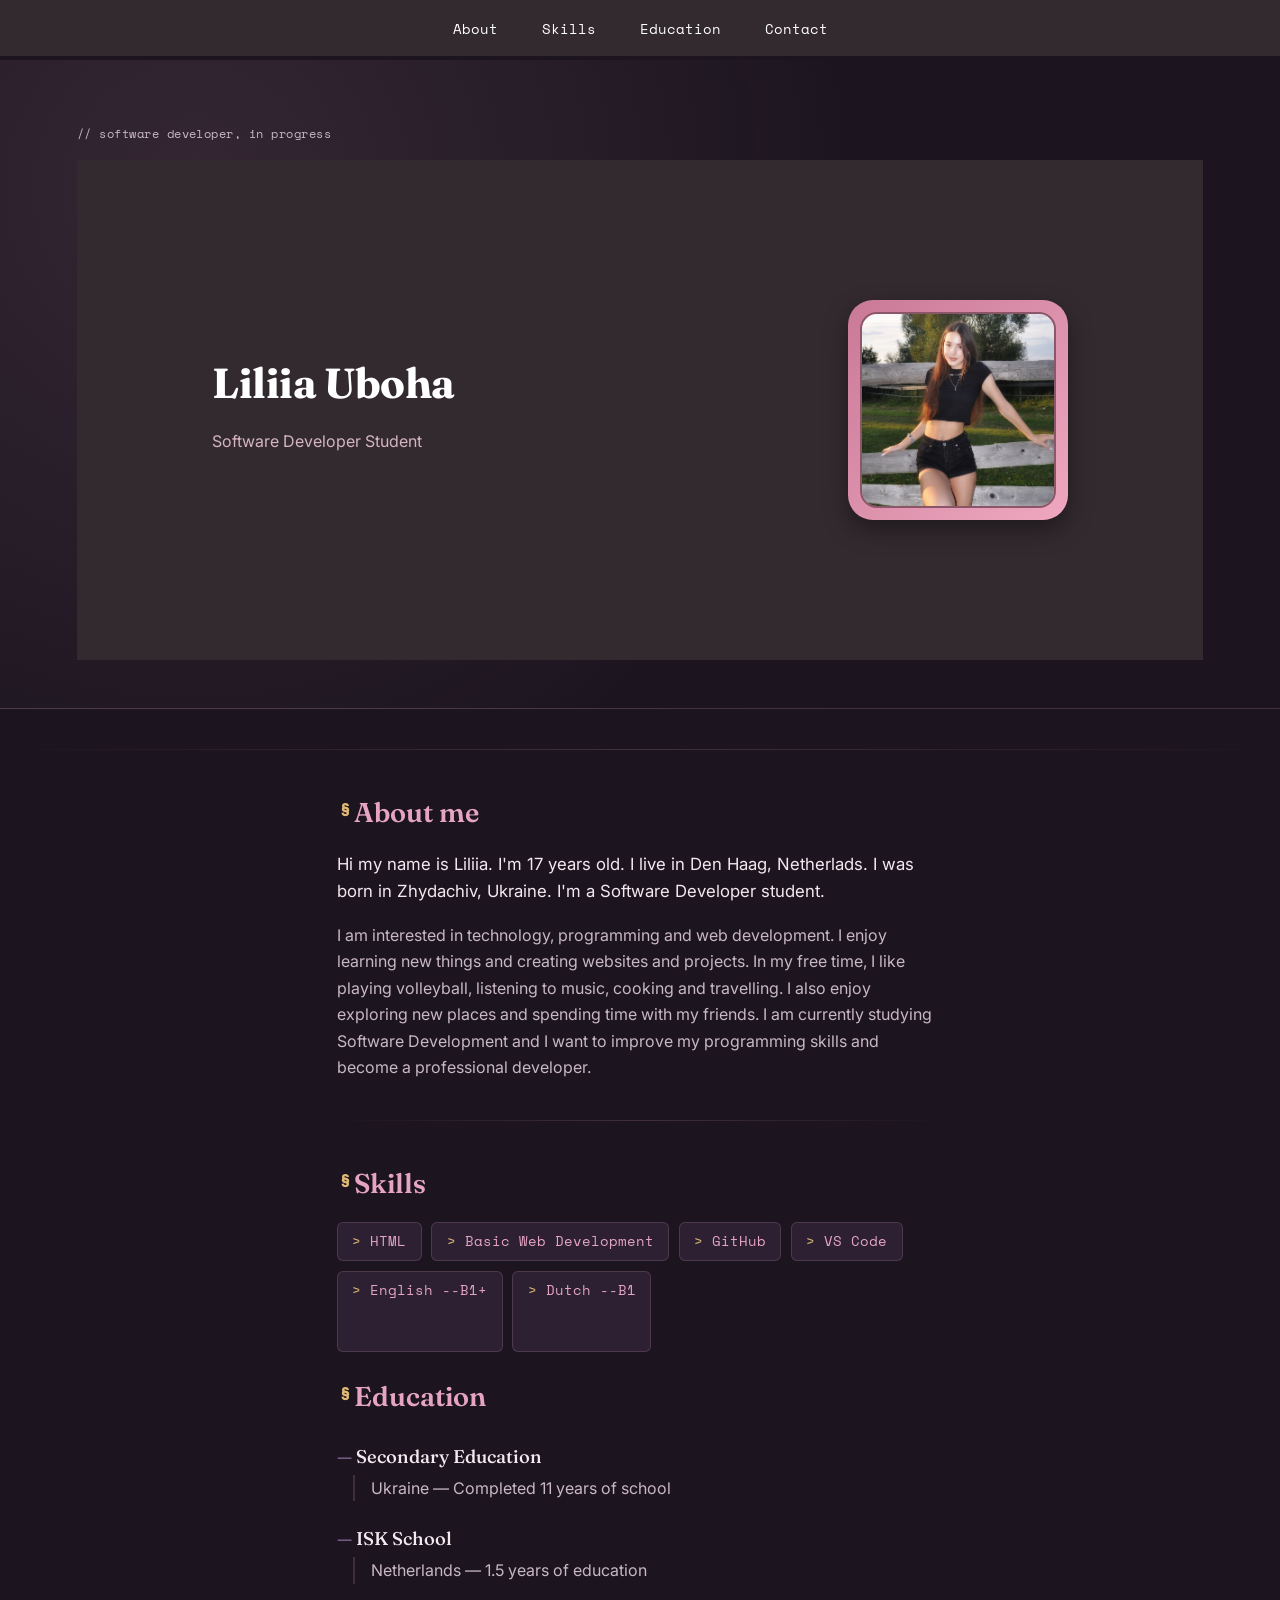
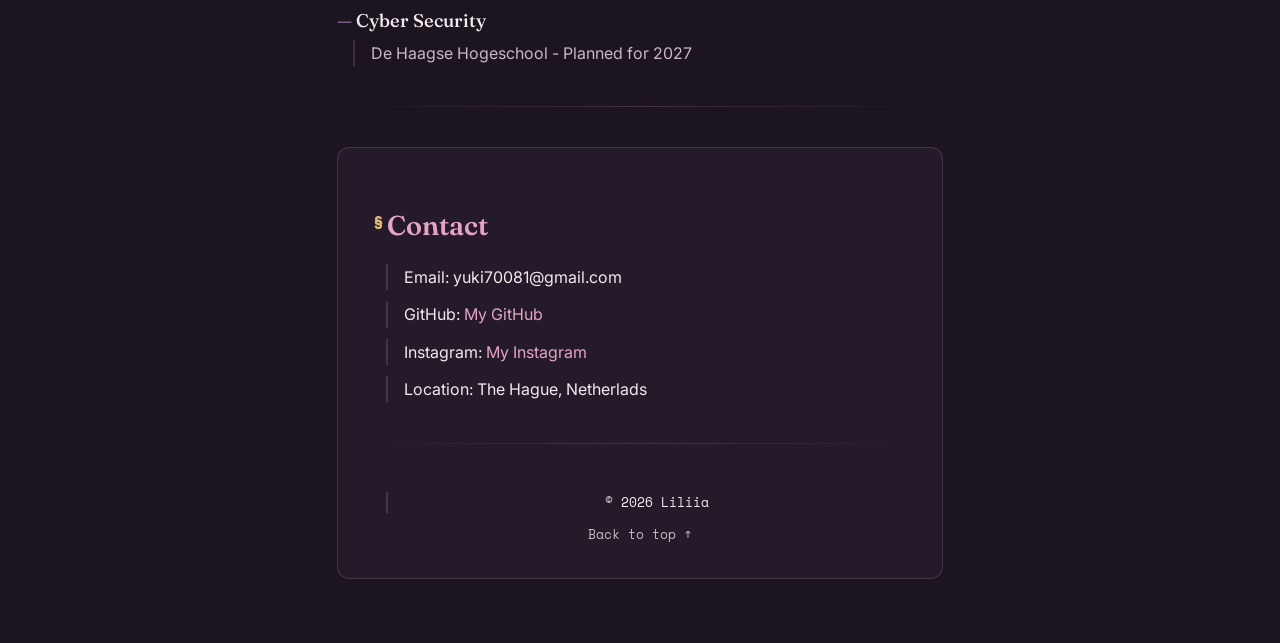
<file: index.html>
<!DOCTYPE html>
<html lang="en">

<head>
    <meta charset="UTF-8">
    <meta name="viewport" content="width=device-width, initial-scale=1.0">
    <title>Resume</title>
    <link rel="stylesheet" href="style.css">
</head>

<body>
    <header>
        <section class="hero">

            <div class="hero-text">
                <h1> Liliia Uboha </h1>
                <p>Software Developer Student</p>
            </div>
            <div class="profile-photo-box">
                <img src="images/photo.jpg" alt="My photo" class="profile-photo">
            </div>      
        </section>
        <nav>
        <a href="#about">About</a>
        <a href="#skills">Skills</a>
        <a href="#education">Education</a>
        <a href="#contact">Contact</a>
        </nav>
    </header>

    <hr>

    <main>
        <section id="about">
            <h2>About me</h2>
            <p>Hi my name is Liliia. <br>
                I'm 17 years old.<br>
                I live in Den Haag, Netherlads.<br>
                I was born in Zhydachiv, Ukraine.<br>
                I'm a Software Developer student.</p>

            <p>
                I am interested in technology, programming and web development. I enjoy learning new things and creating
                websites and projects.

                In my free time, I like playing volleyball, listening to music, cooking and travelling. I also enjoy
                exploring new places and spending time with my friends.

                I am currently studying Software Development and I want to improve my programming skills and become a
                professional developer.
            </p>
            <hr>
            <section id="skills">
                <h2>Skills</h2>
                <ul>
                    <li>HTML</li>
                    <li>Basic Web Development</li>
                    <li>GitHub</li>
                    <li>VS Code</li>
                    <li>English --B1+</li>
                    <li>Dutch --B1</li>

                    <hr>
                </ul>
                <section id="education">
                    <h2>Education</h2>

                    <h3>Secondary Education</h3>
                    <p>Ukraine — Completed 11 years of school</p>

                    <h3>ISK School</h3>
                    <p>Netherlands — 1.5 years of education</p>

                    <h3>Cyber Security</h3>
                    <p>De Haagse Hogeschool - Planned for 2027 </p>

                    <hr>

                    <section id="contact">
                        <h2>Contact</h2>
                        <p>Email: yuki70081@gmail.com</p>
                        <p>
                            GitHub:
                            <a href="https://github.com/yuki70081-ai/yuki70081-ai.github.io" target="_blank">
                                My GitHub
                            </a>
                        </p>
                        <p>Instagram:
                            <a href="https://www.instagram.com/lexiiiseeees?igsh=MXJ0eWQ1dmlhemh6cg%3D%3D&utm_source=qr"
                                target="_blank">
                                My Instagram
                            </a>
                        </p>
                        <p>Location: The Hague, Netherlads</p>

                        <hr>

                        <footer>
                            <p>© 2026 Liliia</p>
                            <a href="#">Back to top ↑</a>
                        </footer>
    </main>
</body>

</html>
</file>
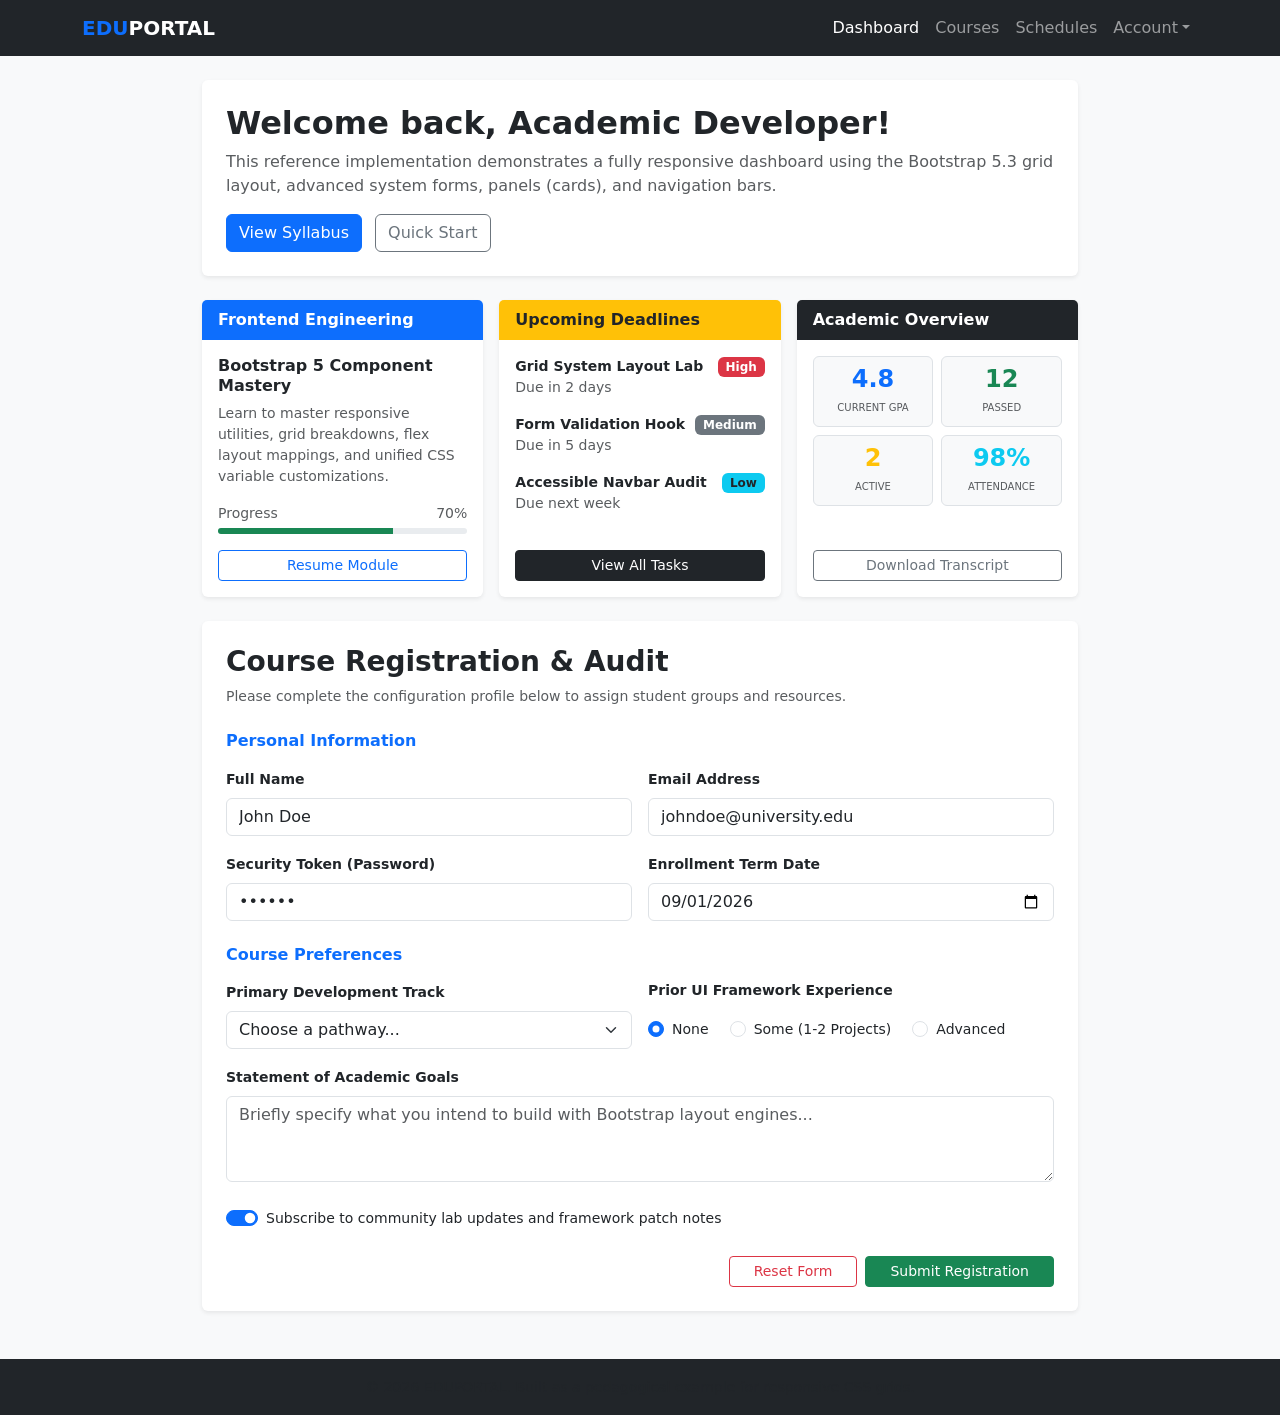
<file: bootstrap /index.html>
<!DOCTYPE html>
<html lang="uk">
<head>
  <meta charset="UTF-8">
  <meta name="viewport" content="width=device-width, initial-scale=1.0">
  <title>EDUPORTAL Dashboard</title>
  <!-- Bootstrap 5 CSS -->
  <link href="https://cdn.jsdelivr.net/npm/bootstrap@5.3.3/dist/css/bootstrap.min.css" rel="stylesheet">
</head>
<body class="bg-light">

  <!-- 1. Navbar -->
  <nav class="navbar navbar-expand-lg navbar-dark bg-dark">
    <div class="container">
      <a class="navbar-brand fw-bold" href="#"><span class="text-primary">EDU</span>PORTAL</a>
      <button class="navbar-toggler" type="button" data-bs-toggle="collapse" data-bs-target="#navbarNav">
        <span class="navbar-toggler-icon"></span>
      </button>
      <div class="collapse navbar-collapse justify-content-end" id="navbarNav">
        <ul class="navbar-nav">
          <li class="nav-item"><a class="nav-link active" href="#">Dashboard</a></li>
          <li class="nav-item"><a class="nav-link" href="#">Courses</a></li>
          <li class="nav-item"><a class="nav-link" href="#">Schedules</a></li>
          <li class="nav-item dropdown">
            <a class="nav-link dropdown-toggle" href="#" role="button" data-bs-toggle="dropdown">Account</a>
            <ul class="dropdown-menu dropdown-menu-end">
              <li><a class="dropdown-item" href="#">Profile</a></li>
              <li><a class="dropdown-item" href="#">Settings</a></li>
              <li><hr class="dropdown-divider"></li>
              <li><a class="dropdown-item" href="#">Logout</a></li>
            </ul>
          </li>
        </ul>
      </div>
    </div>
  </nav>

  <!-- Main Container -->
  <div class="container my-4" style="max-width: 900px;">

    <!-- 2. Hero Banner -->
    <div class="card p-4 border-0 shadow-sm mb-4">
      <h2 class="fw-bold">Welcome back, Academic Developer!</h2>
      <p class="text-muted">This reference implementation demonstrates a fully responsive dashboard using the Bootstrap 5.3 grid layout, advanced system forms, panels (cards), and navigation bars.</p>
      <div>
        <a href="#" class="btn btn-primary me-2">View Syllabus</a>
        <a href="#" class="btn btn-outline-secondary">Quick Start</a>
      </div>
    </div>

    <!-- 3. Cards Section -->
    <div class="row g-3 mb-4">
      
      <!-- Card 1 -->
      <div class="col-12 col-md-4">
        <div class="card h-100 shadow-sm border-0">
          <div class="card-header bg-primary text-white border-0 fw-semibold fs-7">Frontend Engineering</div>
          <div class="card-body d-flex flex-column justify-content-between">
            <div>
              <h6 class="fw-bold mb-2">Bootstrap 5 Component Mastery</h6>
              <p class="text-muted small">Learn to master responsive utilities, grid breakdowns, flex layout mappings, and unified CSS variable customizations.</p>
            </div>
            <div>
              <div class="d-flex justify-content-between small text-muted mb-1">
                <span>Progress</span>
                <span>70%</span>
              </div>
              <div class="progress mb-3" style="height: 6px;">
                <div class="progress-bar bg-success" style="width: 70%;"></div>
              </div>
              <button class="btn btn-outline-primary btn-sm w-100">Resume Module</button>
            </div>
          </div>
        </div>
      </div>

      <!-- Card 2 -->
      <div class="col-12 col-md-4">
        <div class="card h-100 shadow-sm border-0">
          <div class="card-header bg-warning text-dark border-0 fw-semibold fs-7">Upcoming Deadlines</div>
          <div class="card-body d-flex flex-column justify-content-between">
            <ul class="list-unstyled mb-3">
              <li class="mb-3">
                <div class="d-flex justify-content-between align-items-center">
                  <strong class="small">Grid System Layout Lab</strong>
                  <span class="badge bg-danger">High</span>
                </div>
                <div class="text-muted small">Due in 2 days</div>
              </li>
              <li class="mb-3">
                <div class="d-flex justify-content-between align-items-center">
                  <strong class="small">Form Validation Hook</strong>
                  <span class="badge bg-secondary">Medium</span>
                </div>
                <div class="text-muted small">Due in 5 days</div>
              </li>
              <li>
                <div class="d-flex justify-content-between align-items-center">
                  <strong class="small">Accessible Navbar Audit</strong>
                  <span class="badge bg-info text-dark">Low</span>
                </div>
                <div class="text-muted small">Due next week</div>
              </li>
            </ul>
            <button class="btn btn-dark btn-sm w-100">View All Tasks</button>
          </div>
        </div>
      </div>

      <!-- Card 3 -->
      <div class="col-12 col-md-4">
        <div class="card h-100 shadow-sm border-0">
          <div class="card-header bg-dark text-white border-0 fw-semibold fs-7">Academic Overview</div>
          <div class="card-body d-flex flex-column justify-content-between">
            <div class="row g-2 text-center mb-3">
              <div class="col-6">
                <div class="p-2 border rounded bg-light">
                  <h4 class="text-primary mb-0 fw-bold">4.8</h4>
                  <span class="text-muted small text-uppercase" style="font-size: 10px;">Current GPA</span>
                </div>
              </div>
              <div class="col-6">
                <div class="p-2 border rounded bg-light">
                  <h4 class="text-success mb-0 fw-bold">12</h4>
                  <span class="text-muted small text-uppercase" style="font-size: 10px;">Passed</span>
                </div>
              </div>
              <div class="col-6">
                <div class="p-2 border rounded bg-light">
                  <h4 class="text-warning mb-0 fw-bold">2</h4>
                  <span class="text-muted small text-uppercase" style="font-size: 10px;">Active</span>
                </div>
              </div>
              <div class="col-6">
                <div class="p-2 border rounded bg-light">
                  <h4 class="text-info mb-0 fw-bold">98%</h4>
                  <span class="text-muted small text-uppercase" style="font-size: 10px;">Attendance</span>
                </div>
              </div>
            </div>
            <button class="btn btn-outline-secondary btn-sm w-100">Download Transcript</button>
          </div>
        </div>
      </div>

    </div>

    <!-- 4. Form Section -->
    <div class="card p-4 border-0 shadow-sm mb-4">
      <h3 class="fw-bold">Course Registration & Audit</h3>
      <p class="text-muted small mb-4">Please complete the configuration profile below to assign student groups and resources.</p>

      <form>
        <!-- Personal Information -->
        <h6 class="text-primary fw-bold mb-3">Personal Information</h6>
        <div class="row g-3 mb-4">
          <div class="col-md-6">
            <label class="form-label small fw-bold">Full Name</label>
            <input type="text" class="form-control" value="John Doe">
          </div>
          <div class="col-md-6">
            <label class="form-label small fw-bold">Email Address</label>
            <input type="email" class="form-control" value="johndoe@university.edu">
          </div>
          <div class="col-md-6">
            <label class="form-label small fw-bold">Security Token (Password)</label>
            <input type="password" class="form-control" value="******">
          </div>
          <div class="col-md-6">
            <label class="form-label small fw-bold">Enrollment Term Date</label>
            <input type="date" class="form-control" value="2026-09-01">
          </div>
        </div>

        <!-- Course Preferences -->
        <h6 class="text-primary fw-bold mb-3">Course Preferences</h6>
        <div class="row g-3 mb-3">
          <div class="col-md-6">
            <label class="form-label small fw-bold">Primary Development Track</label>
            <select class="form-select">
              <option selected>Choose a pathway...</option>
              <option value="1">Frontend Engineering</option>
              <option value="2">Backend Engineering</option>
              <option value="3">Fullstack Development</option>
            </select>
          </div>
          <div class="col-md-6">
            <label class="form-label small fw-bold d-block">Prior UI Framework Experience</label>
            <div class="form-check form-check-inline mt-2">
              <input class="form-check-input" type="radio" name="exp" id="exp1" checked>
              <label class="form-check-label small" for="exp1">None</label>
            </div>
            <div class="form-check form-check-inline">
              <input class="form-check-input" type="radio" name="exp" id="exp2">
              <label class="form-check-label small" for="exp2">Some (1-2 Projects)</label>
            </div>
            <div class="form-check form-check-inline">
              <input class="form-check-input" type="radio" name="exp" id="exp3">
              <label class="form-check-label small" for="exp3">Advanced</label>
            </div>
          </div>
          <div class="col-12">
            <label class="form-label small fw-bold">Statement of Academic Goals</label>
            <textarea class="form-control" rows="3" placeholder="Briefly specify what you intend to build with Bootstrap layout engines..."></textarea>
          </div>
          <div class="col-12">
            <div class="form-check form-switch mt-2">
              <input class="form-check-input" type="checkbox" id="switchNews" checked>
              <label class="form-check-label small" for="switchNews">Subscribe to community lab updates and framework patch notes</label>
            </div>
          </div>
        </div>

        <!-- Buttons -->
        <div class="d-flex justify-content-end gap-2 mt-4">
          <button type="reset" class="btn btn-outline-danger btn-sm px-4">Reset Form</button>
          <button type="submit" class="btn btn-success btn-sm px-4">Submit Registration</button>
        </div>
      </form>
    </div>

  </div>

  <!-- 5. Footer -->
  <footer class="bg-dark text-muted text-center py-3 mt-5">
    <div class="container">
      <small>© 2026 EDUPORTAL. Built as a pedagogical example for responsive CSS grids.</small>
    </div>
  </footer>

  <!-- Bootstrap 5 JS -->
  <script src="https://cdn.jsdelivr.net/npm/bootstrap@5.3.3/dist/js/bootstrap.bundle.min.js"></script>
</body>
</html>
</file>
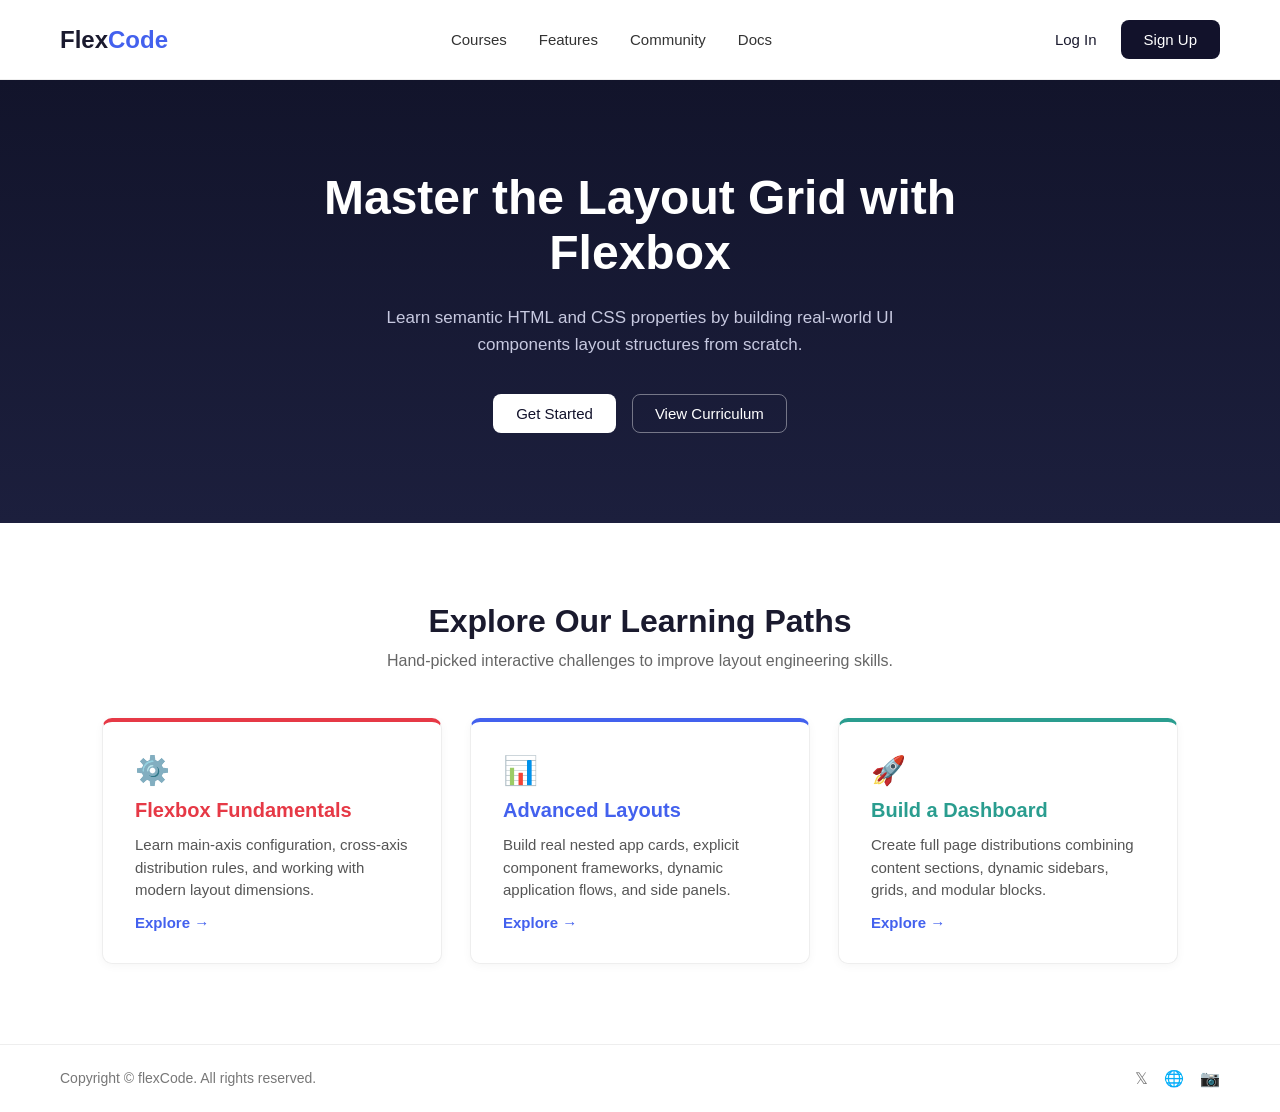
<file: flex code/index.html>
<!DOCTYPE html>
<html lang="uk">
<head>
<meta charset="UTF-8">
<meta name="viewport" content="width=device-width, initial-scale=1.0">
<title>FlexCode — Master the Layout Grid with Flexbox</title>
<link rel="stylesheet" href="styles.css">
</head>
<body>

  <!-- Navbar -->
  <header class="navbar">
    <div class="logo">Flex<span>Code</span></div>
    <nav class="nav-links">
      <a href="#">Courses</a>
      <a href="#">Features</a>
      <a href="#">Community</a>
      <a href="#">Docs</a>
    </nav>
    <div class="nav-actions">
      <a href="#" class="link-btn">Log In</a>
      <a href="#" class="btn btn-dark">Sign Up</a>
    </div>
  </header>

  <!-- Hero -->
  <section class="hero">
    <h1>Master the Layout Grid with Flexbox</h1>
    <p>Learn semantic HTML and CSS properties by building real-world UI components layout structures from scratch.</p>
    <div class="hero-actions">
      <a href="#" class="btn btn-light">Get Started</a>
      <a href="#" class="btn btn-outline">View Curriculum</a>
    </div>
  </section>

  <!-- Learning Paths -->
  <section class="paths">
    <h2>Explore Our Learning Paths</h2>
    <p class="subtitle">Hand-picked interactive challenges to improve layout engineering skills.</p>

    <div class="cards">
      <div class="card card-red">
        <div class="icon">⚙️</div>
        <h3>Flexbox Fundamentals</h3>
        <p>Learn main-axis configuration, cross-axis distribution rules, and working with modern layout dimensions.</p>
        <a href="#" class="explore">Explore →</a>
      </div>

      <div class="card card-blue">
        <div class="icon">📊</div>
        <h3>Advanced Layouts</h3>
        <p>Build real nested app cards, explicit component frameworks, dynamic application flows, and side panels.</p>
        <a href="#" class="explore">Explore →</a>
      </div>

      <div class="card card-green">
        <div class="icon">🚀</div>
        <h3>Build a Dashboard</h3>
        <p>Create full page distributions combining content sections, dynamic sidebars, grids, and modular blocks.</p>
        <a href="#" class="explore">Explore →</a>
      </div>
    </div>
  </section>

  <!-- Footer -->
  <footer class="footer">
    <p>Copyright © flexCode. All rights reserved.</p>
    <div class="socials">
      <span>𝕏</span>
      <span>🌐</span>
      <span>📷</span>
    </div>
  </footer>

</body>
</html>
</file>
<file: style.css>
/* ===================================================
   Liliia Uboha — Resume Stylesheet
   =================================================== */

@import url('https://fonts.googleapis.com/css2?family=Fraunces:opsz,wght@9..144,400;9..144,600;9..144,700&family=Space+Mono:wght@400;700&family=Inter:wght@400;500&display=swap');

:root {
  --bg: #1c1520;
  --bg-soft: #241a29;
  --card: #2c2032;
  --text: #f3e9ee;
  --text-dim: #c9b7c4;
  --accent: #e6a4c4;
  --accent-soft: #a480b8;
  --gold: #e0b975;
  --line: rgba(230, 164, 196, 0.18);

  --font-display: 'Fraunces', serif;
  --font-mono: 'Space Mono', monospace;
  --font-body: 'Inter', sans-serif;
}

* {
  box-sizing: border-box;
}

body {
  margin: 0;
  background: var(--bg);
  color: var(--text);
  font-family: var(--font-body);
  line-height: 1.65;
}

hr {
  border: none;
  height: 1px;
  background: linear-gradient(90deg, transparent, var(--line), transparent);
  margin: 2.5rem 0;
}

a {
  color: var(--accent);
  text-decoration: none;
  border-bottom: 1px solid transparent;
  transition: border-color 0.2s ease, color 0.2s ease;
}

a:hover,
a:focus-visible {
  color: var(--gold);
  border-bottom-color: currentColor;
}

/* ---------- Header ---------- */

header {
  padding: 4rem 6vw 3rem;
  background:
    radial-gradient(circle at 15% 20%, rgba(230, 164, 196, 0.12), transparent 55%),
    var(--bg);
  border-bottom: 1px solid var(--line);
}

header h1 {
  font-family: var(--font-display);
  font-weight: 700;
  font-size: clamp(2.2rem, 5vw, 3.4rem);
  margin: 0 0 0.3rem;
  letter-spacing: -0.01em;
}

header > p {
  font-family: var(--font-mono);
  font-size: 0.95rem;
  color: var(--accent);
  margin: 0 0 2rem;
}

header::before {
  content: "// software developer, in progress";
  display: block;
  font-family: var(--font-mono);
  font-size: 0.75rem;
  color: var(--text-dim);
  letter-spacing: 0.04em;
  margin-bottom: 1rem;
}

header a {
  display: inline-block;
  margin-right: 1.6rem;
  font-family: var(--font-mono);
  font-size: 0.85rem;
  color: var(--text-dim);
}

header a:hover {
  color: var(--accent);
}

/* ---------- Main layout ---------- */

main {
  max-width: 760px;
  margin: 0 auto;
  padding: 0 6vw 4rem;
}

h2 {
  font-family: var(--font-display);
  font-weight: 600;
  font-size: 1.7rem;
  color: var(--accent);
  margin-bottom: 1rem;
  position: relative;
  padding-left: 1.1rem;
}

h2::before {
  content: "§";
  position: absolute;
  left: 0;
  color: var(--gold);
  font-family: var(--font-mono);
}

h3 {
  font-family: var(--font-body);
  font-weight: 500;
  font-size: 1.05rem;
  color: var(--text);
  margin: 1.4rem 0 0.2rem;
}

p {
  color: var(--text-dim);
  margin: 0 0 1rem;
}

/* ---------- About ---------- */

#about > p:first-of-type {
  font-size: 1.05rem;
  color: var(--text);
}

#about > p:first-of-type br {
  content: "";
}

/* ---------- Skills ---------- */

#skills ul {
  list-style: none;
  margin: 0;
  padding: 0;
  display: flex;
  flex-wrap: wrap;
  gap: 0.6rem;
}

#skills li {
  font-family: var(--font-mono);
  font-size: 0.85rem;
  background: var(--card);
  border: 1px solid var(--line);
  color: var(--accent);
  padding: 0.45rem 0.9rem;
  border-radius: 6px;
}

#skills li::before {
  content: "> ";
  color: var(--gold);
}

/* ---------- Education ---------- */

#education h3 {
  font-family: var(--font-display);
  font-size: 1.15rem;
  color: var(--text);
}

#education h3::before {
  content: "— ";
  color: var(--accent-soft);
}

#education p {
  margin-left: 1rem;
  border-left: 2px solid var(--line);
  padding-left: 1rem;
}

/* ---------- Contact ---------- */

#contact {
  background: var(--bg-soft);
  border: 1px solid var(--line);
  border-radius: 12px;
  padding: 2rem;
  margin-top: 1rem;
}

#contact p {
  color: var(--text);
  margin-bottom: 0.7rem;
}

/* ---------- Footer ---------- */

footer {
  text-align: center;
  margin-top: 3rem;
  font-family: var(--font-mono);
  font-size: 0.8rem;
  color: var(--text-dim);
}

footer a {
  display: block;
  margin-top: 0.5rem;
  color: var(--text-dim);
}

/* ---------- Responsive ---------- */

@media (max-width: 640px) {
  header {
    padding: 3rem 6vw 2rem;
  }

  header a {
    display: inline-block;
    margin-bottom: 0.5rem;
  }

  main {
    padding: 0 6vw 3rem;
  }
}

/* ---------- Accessibility ---------- */

a:focus-visible,
button:focus-visible {
  outline: 2px solid var(--gold);
  outline-offset: 2px;
}

@media (prefers-reduced-motion: reduce) {
  * {
    transition: none !important;
  }
}
.hero {
    min-height: 500px;

    display: flex;
    justify-content: space-between;
    align-items: center;

    padding: 60px 12%;

    background-color: #332a30;
}

.hero-text {
    color: white;
}

.hero-text h1 {
    font-size: 42px;
    margin-bottom: 10px;
}

.hero-text p {
    color: #d6b5c0;
}

.profile-photo-box {
    width: 220px;
    height: 220px;

    background: linear-gradient(
        135deg,
        #c97996,
        #efa8c0
    );

    padding: 12px;

    border-radius: 25px;

    display: flex;
    justify-content: center;
    align-items: center;

    box-shadow: 0 10px 25px rgba(0, 0, 0, 0.4);
}

.profile-photo {
    width: 100%;
    height: 100%;

    object-fit: cover;

    border-radius: 17px;

    border: 2px solid #8c5669;
}
nav {
    position: fixed;
    top: 0;
    left: 0;
    width: 100%;

    background-color: #332a30;
    padding: 15px 0;
    text-align: center;

    z-index: 1000;
}

nav a {
    color: white;
    text-decoration: none;
    margin: 0 20px;
}

body {
    padding-top: 60px;
}
</file>
<file: flex code/styles.css>
* {
  margin: 0;
  padding: 0;
  box-sizing: border-box;
}

body {
  font-family: -apple-system, "Segoe UI", Roboto, Arial, sans-serif;
  color: #1a1a2e;
}

a {
  text-decoration: none;
  color: inherit;
}

/* ---------- Navbar ---------- */
.navbar {
  display: flex;
  align-items: center;
  justify-content: space-between;
  padding: 20px 60px;
  border-bottom: 1px solid #eee;
}

.logo {
  font-size: 24px;
  font-weight: 800;
  color: #1a1a2e;
}

.logo span {
  color: #4361ee;
}

.nav-links {
  display: flex;
  gap: 32px;
}

.nav-links a {
  font-size: 15px;
  color: #333;
}

.nav-actions {
  display: flex;
  align-items: center;
  gap: 24px;
}

.link-btn {
  font-size: 15px;
  color: #1a1a2e;
}

.btn {
  display: inline-block;
  padding: 10px 22px;
  border-radius: 8px;
  font-size: 15px;
  font-weight: 500;
  cursor: pointer;
  border: 1px solid transparent;
}

.btn-dark {
  background: #12122b;
  color: #fff;
}

/* ---------- Hero ---------- */
.hero {
  display: flex;
  flex-direction: column;
  align-items: center;
  text-align: center;
  background: linear-gradient(180deg, #12142b, #1c1f3d);
  color: #fff;
  padding: 90px 20px;
}

.hero h1 {
  font-size: 48px;
  font-weight: 800;
  max-width: 800px;
  margin-bottom: 24px;
}

.hero p {
  font-size: 17px;
  color: #c7c9e0;
  max-width: 600px;
  margin-bottom: 36px;
  line-height: 1.6;
}

.hero-actions {
  display: flex;
  gap: 16px;
}

.btn-light {
  background: #fff;
  color: #12122b;
}

.btn-outline {
  background: transparent;
  color: #fff;
  border: 1px solid rgba(255, 255, 255, 0.4);
}

/* ---------- Learning paths ---------- */
.paths {
  display: flex;
  flex-direction: column;
  align-items: center;
  text-align: center;
  padding: 80px 20px;
}

.paths h2 {
  font-size: 32px;
  font-weight: 800;
  margin-bottom: 12px;
}

.subtitle {
  color: #666;
  font-size: 16px;
  margin-bottom: 48px;
}

.cards {
  display: flex;
  gap: 28px;
  flex-wrap: wrap;
  justify-content: center;
  max-width: 1200px;
}

.card {
  flex: 1 1 300px;
  max-width: 340px;
  background: #fff;
  border: 1px solid #eee;
  border-top: 4px solid transparent;
  border-radius: 10px;
  padding: 32px;
  text-align: left;
  box-shadow: 0 2px 10px rgba(0, 0, 0, 0.04);
  display: flex;
  flex-direction: column;
  gap: 12px;
}

.card-red { border-top-color: #e63946; }
.card-blue { border-top-color: #4361ee; }
.card-green { border-top-color: #2a9d8f; }

.icon {
  font-size: 28px;
}

.card h3 {
  font-size: 20px;
  font-weight: 700;
}

.card-red h3 { color: #e63946; }
.card-blue h3 { color: #4361ee; }
.card-green h3 { color: #2a9d8f; }

.card p {
  color: #555;
  font-size: 15px;
  line-height: 1.5;
  flex-grow: 1;
}

.explore {
  font-weight: 600;
  color: #4361ee;
  font-size: 15px;
}

/* ---------- Footer ---------- */
.footer {
  display: flex;
  align-items: center;
  justify-content: space-between;
  padding: 24px 60px;
  border-top: 1px solid #eee;
  color: #777;
  font-size: 14px;
}

.socials {
  display: flex;
  gap: 16px;
  font-size: 16px;
}

/* ---------- Responsive ---------- */
@media (max-width: 768px) {
  .navbar {
    flex-wrap: wrap;
    gap: 16px;
    padding: 16px 24px;
  }

  .nav-links {
    order: 3;
    width: 100%;
    justify-content: center;
  }

  .hero h1 {
    font-size: 32px;
  }

  .footer {
    flex-direction: column;
    gap: 12px;
    text-align: center;
  }
}
</file>
